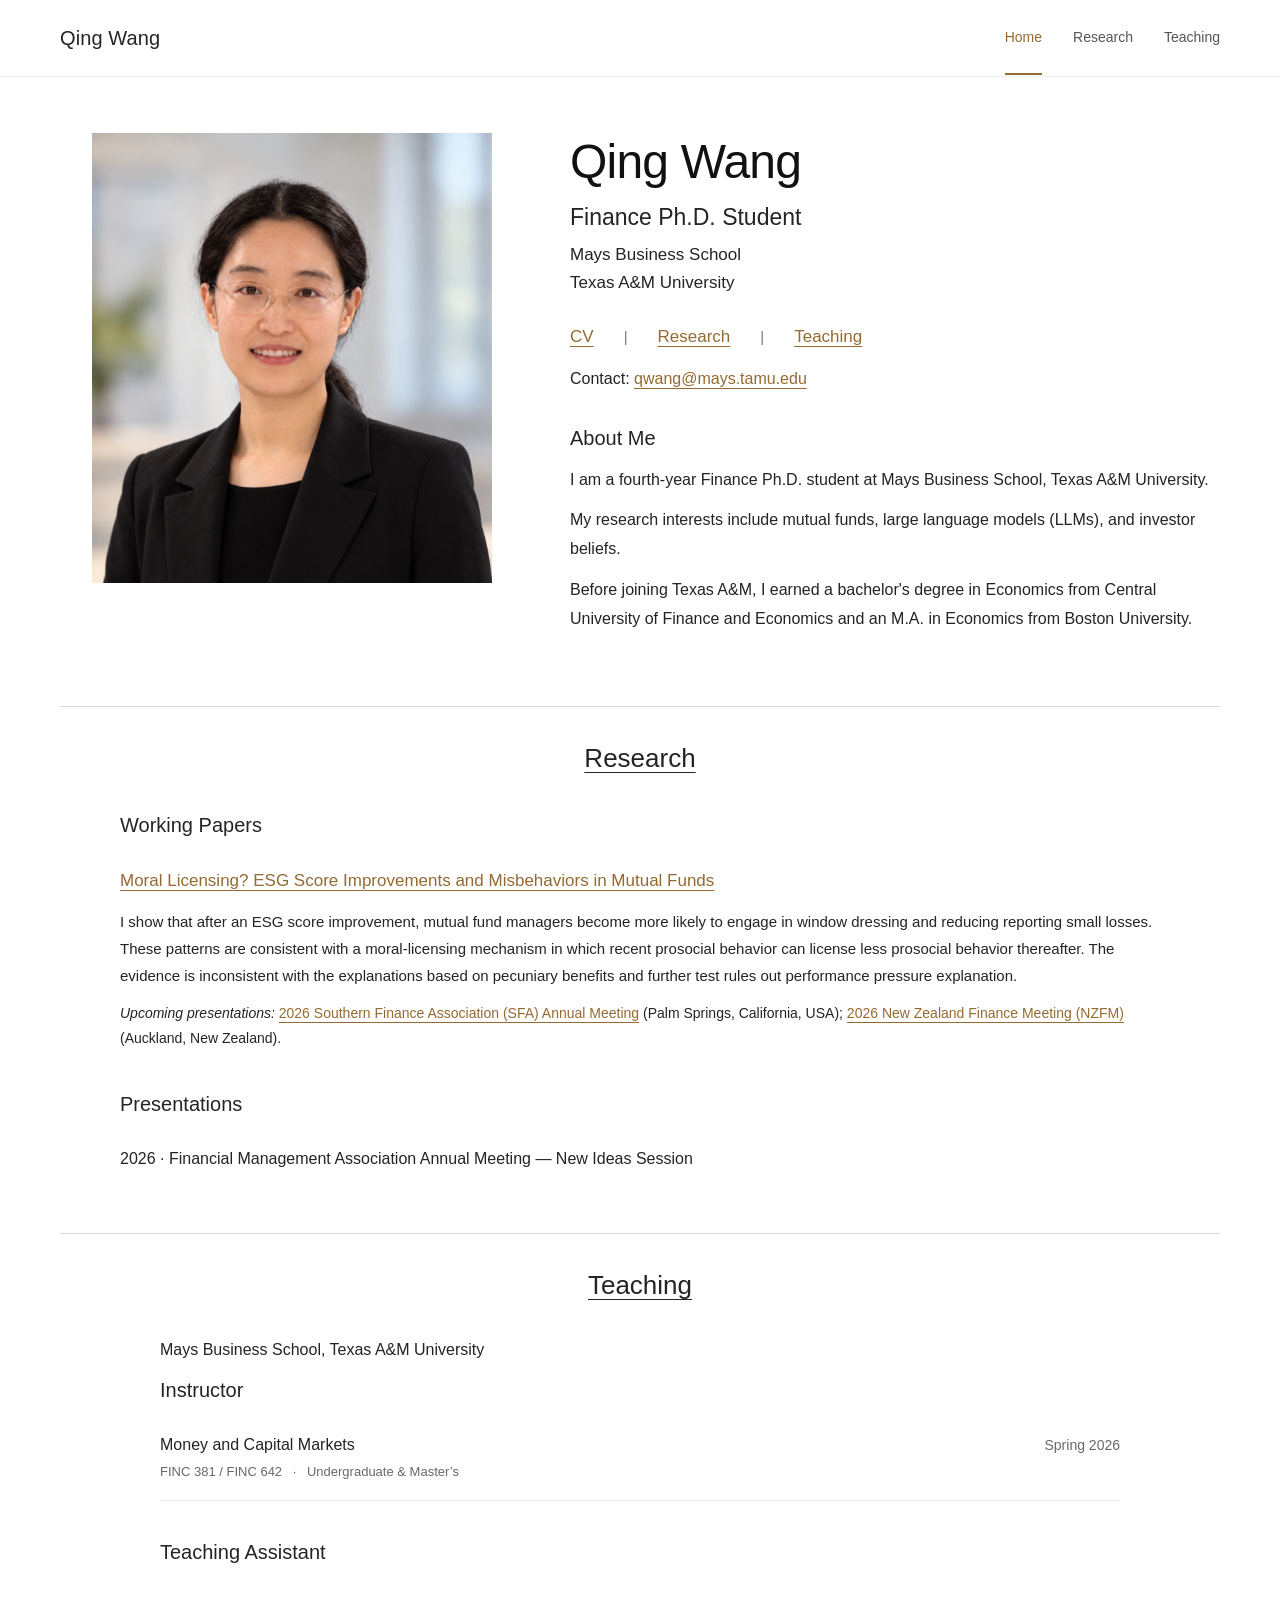
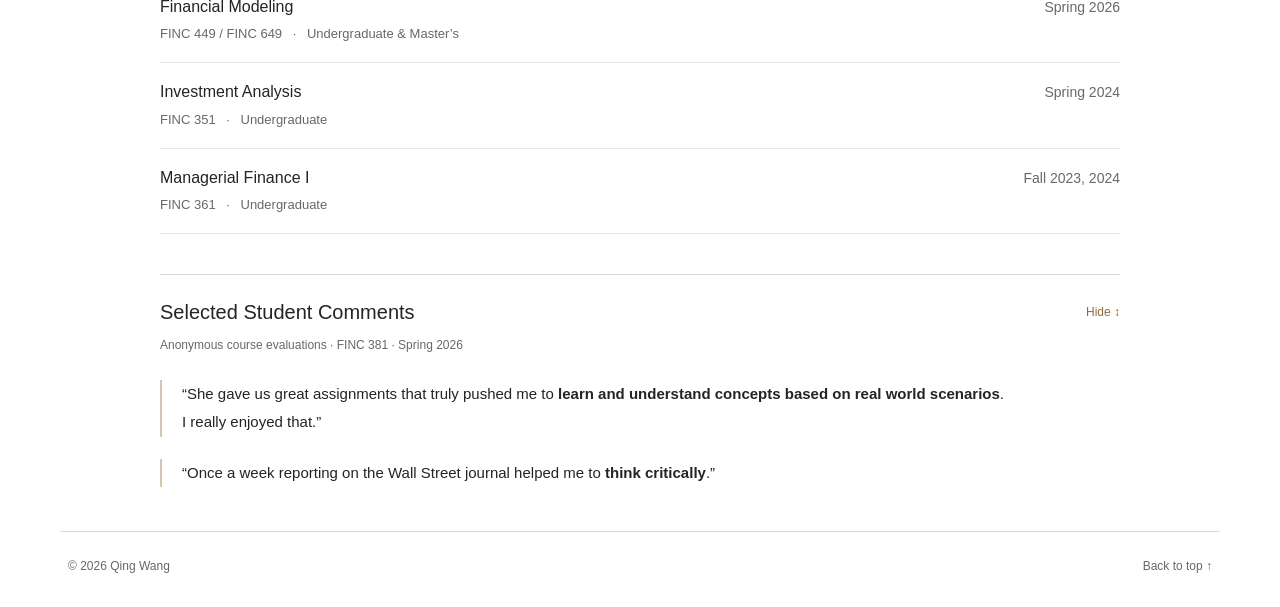
<file: index.html>
<!doctype html>
<html lang="en">
<head>
  <meta charset="utf-8">
  <meta name="viewport" content="width=device-width, initial-scale=1">
  <meta name="description" content="Qing Wang, fourth-year Finance Ph.D. student at Mays Business School, Texas A&M University. Research interests: Mutual Funds, LLMs, Investor Beliefs.">
  <meta name="theme-color" content="#ffffff">
  <title>Qing Wang | Finance Ph.D. Student</title>
  <link rel="icon" href="assets/favicon.svg" type="image/svg+xml">
  <link rel="stylesheet" href="styles.css?v=portrait-20261023">
  <script src="script.js" defer></script>
</head>
<body>
  <a class="skip-link" href="#main">Skip to main content</a>
  <header class="site-header">
    <div class="header-inner">
      <a class="site-name" href="#home">Qing Wang</a>
      <button class="menu-toggle" type="button" aria-expanded="false" aria-controls="navigation" hidden>Menu <span aria-hidden="true">☰</span></button>
      <nav id="navigation" aria-label="Main navigation">
        <a href="#home" aria-current="location">Home</a>
        <a href="#research">Research</a>
        <a href="#teaching">Teaching</a>
      </nav>
    </div>
  </header>

  <main id="main" class="page">
    <section id="home" class="profile" aria-labelledby="name">
      <figure class="portrait">
        <img src="assets/81EB491F-620B-4E8B-9CB6-1E67140917B6.png" alt="Qing Wang" width="1122" height="1402">
      </figure>
      <div class="profile-copy">
        <h1 id="name">Qing Wang</h1>
        <p class="position">Finance Ph.D. Student</p>
        <p class="affiliation">Mays Business School<br>Texas A&amp;M University</p>
        <!-- Replace assets/Qing-Wang-CV.pdf when updating the CV. -->
        <div class="profile-links"><a href="assets/Qing-Wang-CV.pdf" target="_blank" rel="noopener noreferrer">CV</a><span aria-hidden="true">|</span><a href="#research">Research</a><span aria-hidden="true">|</span><a href="#teaching">Teaching</a></div>
        <p class="profile-email">Contact: <a href="mailto:qwang@mays.tamu.edu">qwang@mays.tamu.edu</a></p>
        <!-- 在下方 <p> 标签内修改 About Me 正文，可添加更多 <p> 段落。 -->
        <div class="about">
          <h2>About Me</h2>
          <p>I am a fourth-year Finance Ph.D. student at Mays Business School, Texas A&amp;M University.</p>
          <p>My research interests include mutual funds, large language models (LLMs), and investor beliefs.</p>
          <p>Before joining Texas A&amp;M, I earned a bachelor's degree in Economics from Central University of Finance and Economics and an M.A. in Economics from Boston University.</p>
        </div>
      </div>
    </section>

    <section id="research" class="content-section" aria-labelledby="research-title">
      <h2 id="research-title" class="section-heading">Research</h2>
      <div class="section-body">
        <h3>Working Papers</h3>
        <!-- Duplicate this article for each paper. The title links to the paper. -->
        <article class="paper">
          <h4><a href="https://drive.google.com/file/d/1LtdFnaSKmal-fzklOyNJjGJW44sqfQIB/view" target="_blank" rel="noopener noreferrer">Moral Licensing? ESG Score Improvements and Misbehaviors in Mutual Funds</a></h4>
          <p class="paper-abstract">I show that after an ESG score improvement, mutual fund managers become more likely to engage in window dressing and reducing reporting small losses. These patterns are consistent with a moral-licensing mechanism in which recent prosocial behavior can license less prosocial behavior thereafter. The evidence is inconsistent with the explanations based on pecuniary benefits and further test rules out performance pressure explanation.</p>
          <p class="paper-presentations"><em>Upcoming presentations:</em> <a href="https://southernfinance.org/meeting" target="_blank" rel="noopener noreferrer">2026 Southern Finance Association (SFA) Annual Meeting</a> (Palm Springs, California, USA); <a href="https://acfr.aut.ac.nz/conferences-and-events/2026-new-zealand-finance-meeting" target="_blank" rel="noopener noreferrer">2026 New Zealand Finance Meeting (NZFM)</a> (Auckland, New Zealand).</p>
        </article>
        <!-- Work in Progress is temporarily hidden. Restore this block when ready.
        <h3 class="subsection-heading">Work in Progress</h3>
        <article class="paper">
          <h4>[Work in progress title]</h4>
          <p class="placeholder-note">Project details will be added here.</p>
        </article>
        -->
        <h3 class="subsection-heading">Presentations</h3>
        <p>2026 <span aria-hidden="true">·</span> Financial Management Association Annual Meeting — New Ideas Session</p>
      </div>
    </section>

    <section id="teaching" class="content-section" aria-labelledby="teaching-title">
      <h2 id="teaching-title" class="section-heading">Teaching</h2>
      <div class="section-body teaching-body">
        <p class="institution-label">Mays Business School, Texas A&amp;M University</p>

        <section class="teaching-group" aria-labelledby="instructor-title">
          <h3 id="instructor-title">Instructor</h3>
          <ul class="course-list">
            <li class="course-row course-row-combined">
              <div class="course-info"><h4>Money and Capital Markets</h4><p>FINC 381 / FINC 642 <span aria-hidden="true">·</span> Undergraduate &amp; Master’s</p></div>
              <span class="course-term">Spring 2026</span>
            </li>
          </ul>
        </section>

        <section class="teaching-group" aria-labelledby="ta-title">
          <h3 id="ta-title">Teaching Assistant</h3>
          <!-- Teaching semesters confirmed by Qing Wang. -->
          <ul class="course-list">
            <li class="course-row course-row-combined"><div class="course-info"><h4>Financial Modeling</h4><p>FINC 449 / FINC 649 <span aria-hidden="true">·</span> Undergraduate &amp; Master’s</p></div><span class="course-term">Spring 2026</span></li>
            <li class="course-row course-row-combined"><div class="course-info"><h4>Investment Analysis</h4><p>FINC 351 <span aria-hidden="true">·</span> Undergraduate</p></div><span class="course-term">Spring 2024</span></li>
            <li class="course-row course-row-combined"><div class="course-info"><h4>Managerial Finance I</h4><p>FINC 361 <span aria-hidden="true">·</span> Undergraduate</p></div><span class="course-term">Fall 2023, 2024</span></li>
          </ul>
        </section>

        <details class="teaching-feedback" open>
          <summary><span>Selected Student Comments</span><span class="feedback-action"><span class="when-open">Hide</span><span class="when-closed">Show</span><span aria-hidden="true"> ↕</span></span></summary>
          <p class="evaluation-source">Anonymous course evaluations · FINC 381 · Spring 2026</p>
          <!-- Complete comments, quoted verbatim. Bold text emphasizes key phrases only. -->
          <div class="student-comments">
            <blockquote><p>“She gave us great assignments that truly pushed me to <strong>learn and understand concepts based on real world scenarios</strong>. I really enjoyed that.”</p></blockquote>
            <blockquote><p>“Once a week reporting on the Wall Street journal helped me to <strong>think critically</strong>.”</p></blockquote>
          </div>
        </details>
      </div>
    </section>

  </main>
  <footer class="site-footer"><span>© <span id="year">2026</span> Qing Wang</span><a href="#home">Back to top <span aria-hidden="true">↑</span></a></footer>
</body>
</html>
</file>
<file: styles.css>
/* Edit these variables to change the site's colors and content width. */
:root {
  --ink: #242424;
  --muted: #686868;
  --link: #946a32;
  --rule: #d9d9d9;
  --width: 1160px;
  --font: "Century Gothic", "Avenir Next", Avenir, "Segoe UI", sans-serif;
}
* { box-sizing: border-box; }
html { scroll-behavior: smooth; scroll-padding-top: 100px; }
body { margin: 0; background: #fff; color: var(--ink); font-family: var(--font); font-size: 16px; line-height: 1.75; -webkit-font-smoothing: antialiased; }
a { color: var(--link); text-underline-offset: 4px; text-decoration-thickness: 1px; }
a:hover { color: #66451e; }
a:focus-visible, button:focus-visible, summary:focus-visible { outline: 2px solid var(--link); outline-offset: 5px; }
p { margin: 0 0 16px; }
.skip-link { position: fixed; top: -100px; left: 20px; padding: 8px 16px; background: #fff; z-index: 20; }
.skip-link:focus { top: 10px; }
.site-header { border-bottom: 1px solid #ededed; background: #fff; position: sticky; top: 0; z-index: 10; }
.header-inner { max-width: var(--width); margin: auto; min-height: 76px; display: flex; align-items: center; justify-content: space-between; gap: 32px; }
.site-name { font-size: 20px; color: var(--ink); text-decoration: none; letter-spacing: .1px; }
nav { display: flex; gap: 31px; }
nav a { color: #555; font-size: 14px; text-decoration: none; padding: 24px 0; border-bottom: 2px solid transparent; }
nav a:hover, nav a[aria-current] { color: var(--link); border-bottom-color: var(--link); }
.menu-toggle { display: none; }
.page { max-width: var(--width); margin: auto; }
.profile { display: grid; grid-template-columns: 40% 1fr; gap: 46px; padding: 56px 0 60px; align-items: start; }
.portrait { margin: 0 auto; width: 90%; max-width: 400px; }
.portrait img { display: block; width: 100%; height: auto; aspect-ratio: 8 / 9; object-fit: cover; object-position: center top; }
h1 { font-size: clamp(36px, 4vw, 48px); line-height: 1.2; font-weight: 400; letter-spacing: -.8px; margin: 0 0 10px; color: #111; }
.position { font-size: 23px; line-height: 1.4; margin: 0 0 8px; }
.affiliation { font-size: 17px; line-height: 1.65; margin-bottom: 25px; }
.profile-links { display: flex; gap: 30px; align-items: center; margin-bottom: 13px; font-size: 17px; }
.profile-links > span { color: #777; font-size: 15px; }
.profile-links .cv-placeholder { color: var(--ink); font-size: 17px; }
.cv-placeholder small { color: var(--muted); font-size: 12px; }
.profile-email { font-size: 16px; margin-bottom: 28px; }
.placeholder-email { color: var(--muted); overflow-wrap: anywhere; }
.about h2 { font-weight: 400; font-size: 20px; margin: 0 0 10px; }
.about p { line-height: 1.8; margin-bottom: 12px; }
.content-section { border-top: 1px solid var(--rule); padding: 33px 8px 44px; }
.section-heading { text-align: center; font-weight: 400; font-size: 26px; line-height: 1.4; text-decoration: underline; text-decoration-thickness: 1px; text-underline-offset: 5px; margin: 0 0 32px; }
.section-body { max-width: 1040px; margin: auto; }
h3 { font-size: 20px; font-weight: 400; margin: 0 0 23px; }
.paper h4 { font-size: 17px; font-weight: 400; color: var(--link); margin: 0 0 7px; }
.placeholder-note { color: var(--muted); font-size: 15px; margin-bottom: 10px; }
.unavailable { display: inline-block; font-size: 14px; color: var(--muted); border-bottom: 1px dotted #aaa; }
.paper-abstract { font-size: 15px; line-height: 1.8; margin: 12px 0 0; }
.paper-presentations { font-size: 14px; line-height: 1.8; margin: 12px 0 0; }
.subsection-heading { margin-top: 36px; }
.institution-label { margin-bottom: 9px; }
.teaching-body { max-width: 960px; }
.teaching-intro { font-size: 15px; color: var(--muted); margin-bottom: 32px; }
.teaching-group { margin-bottom: 34px; }
.teaching-group h3 { font-size: 20px; margin: 0 0 8px; }
.course-list { list-style: none; margin: 0; padding: 0; }
.course-row { display: grid; grid-template-columns: 88px minmax(0, 1fr) 160px; gap: 18px; align-items: baseline; padding: 16px 0; border-bottom: 1px solid #e9e9e9; }
.course-code { font-size: 13px; color: var(--muted); white-space: nowrap; }
.course-info h4 { margin: 0; font-size: 16px; font-weight: 500; line-height: 1.6; }
.course-info p { margin: 4px 0 0; font-size: 13px; color: var(--muted); }
.course-info p span { margin: 0 7px; }
.course-term { color: var(--muted); font-size: 14px; text-align: right; white-space: nowrap; }
.course-row-combined { grid-template-columns: minmax(0, 1fr) 160px; }
.teaching-feedback { border-top: 1px solid var(--rule); padding-top: 22px; margin-top: 40px; }
.teaching-feedback summary { list-style: none; display: flex; justify-content: space-between; align-items: center; gap: 16px; cursor: pointer; font-size: 20px; line-height: 1.5; }
.teaching-feedback summary::-webkit-details-marker { display: none; }
.feedback-action { font-size: 12px; color: var(--link); white-space: nowrap; }
.teaching-feedback[open] .when-closed, .teaching-feedback:not([open]) .when-open { display: none; }
.evaluation-source { font-size: 12px; color: var(--muted); margin: 8px 0 24px; }
.student-comments { max-width: 850px; }
.student-comments blockquote { border-left: 2px solid #d7c5ad; margin: 0 0 22px; padding: 0 0 0 20px; font-size: 15px; line-height: 1.9; }
.student-comments blockquote:last-child { margin-bottom: 0; }
.student-comments strong { font-weight: 600; }
.student-comments blockquote p { margin: 0; }
.site-footer { max-width: var(--width); margin: 0 auto; border-top: 1px solid var(--rule); padding: 24px 8px 30px; display: flex; justify-content: space-between; gap: 20px; font-size: 12px; color: var(--muted); }
.site-footer a { color: var(--muted); text-decoration: none; }
@media (max-width: 1240px) { .header-inner, .page, .site-footer { margin-left: 32px; margin-right: 32px; } }
@media (max-width: 800px) {
  .profile { gap: 30px; grid-template-columns: 36% 1fr; padding-top: 40px; }
  .position { font-size: 20px; }
  .affiliation { font-size: 15px; }
  .profile-links { gap: 20px; font-size: 16px; }
  nav { gap: 22px; }
}
@media (max-width: 620px) {
  html { scroll-padding-top: 90px; }
  .header-inner, .page, .site-footer { margin-left: 24px; margin-right: 24px; }
  .header-inner { min-height: 65px; flex-wrap: wrap; gap: 0; }
  .site-name { font-size: 18px; }
  .menu-toggle:not([hidden]) { display: flex; align-items: center; gap: 10px; border: 0; padding: 16px 0 16px 16px; background: none; color: var(--ink); font: inherit; font-size: 14px; cursor: pointer; }
  nav { width: 100%; flex-wrap: wrap; gap: 4px 24px; padding: 0 0 14px; }
  nav a { padding: 6px 0; }
  .js nav:not(.is-open) { display: none; }
  .profile { grid-template-columns: 1fr; gap: 30px; padding: 32px 0 36px; }
  .portrait { max-width: 360px; width: 100%; }
  h1 { font-size: 38px; }
  .profile-email { font-size: 15px; margin-bottom: 25px; }
  .section-heading { font-size: 24px; margin-bottom: 28px; }
  .content-section { padding: 28px 0 34px; }
  .section-body { font-size: 15px; }
  .course-row { grid-template-columns: minmax(0, 1fr) auto; gap: 4px 12px; padding: 15px 0; }
  .course-code { grid-column: 1; grid-row: 1; font-size: 12px; }
  .course-term { grid-column: 2; grid-row: 1; font-size: 12px; }
  .course-info { grid-column: 1 / -1; grid-row: 2; }
  .course-row-combined { grid-template-columns: minmax(0, 1fr) auto; }
  .course-row-combined .course-info { grid-column: 1; grid-row: 1; }
  .course-info h4 { font-size: 15px; }
  .teaching-feedback summary { font-size: 18px; }
  .student-comments blockquote { padding-left: 15px; font-size: 14px; }
  .site-footer { padding-left: 0; padding-right: 0; }
}
@media (prefers-reduced-motion: reduce) { html { scroll-behavior: auto; } }
@media print {
  .site-header, .skip-link, .site-footer { display: none; }
  .page { margin: 0; max-width: none; }
  .profile { padding-top: 0; }
  .content-section { break-inside: avoid; }
  a { color: inherit; }
}
/* Update portrait layout */
</file>
